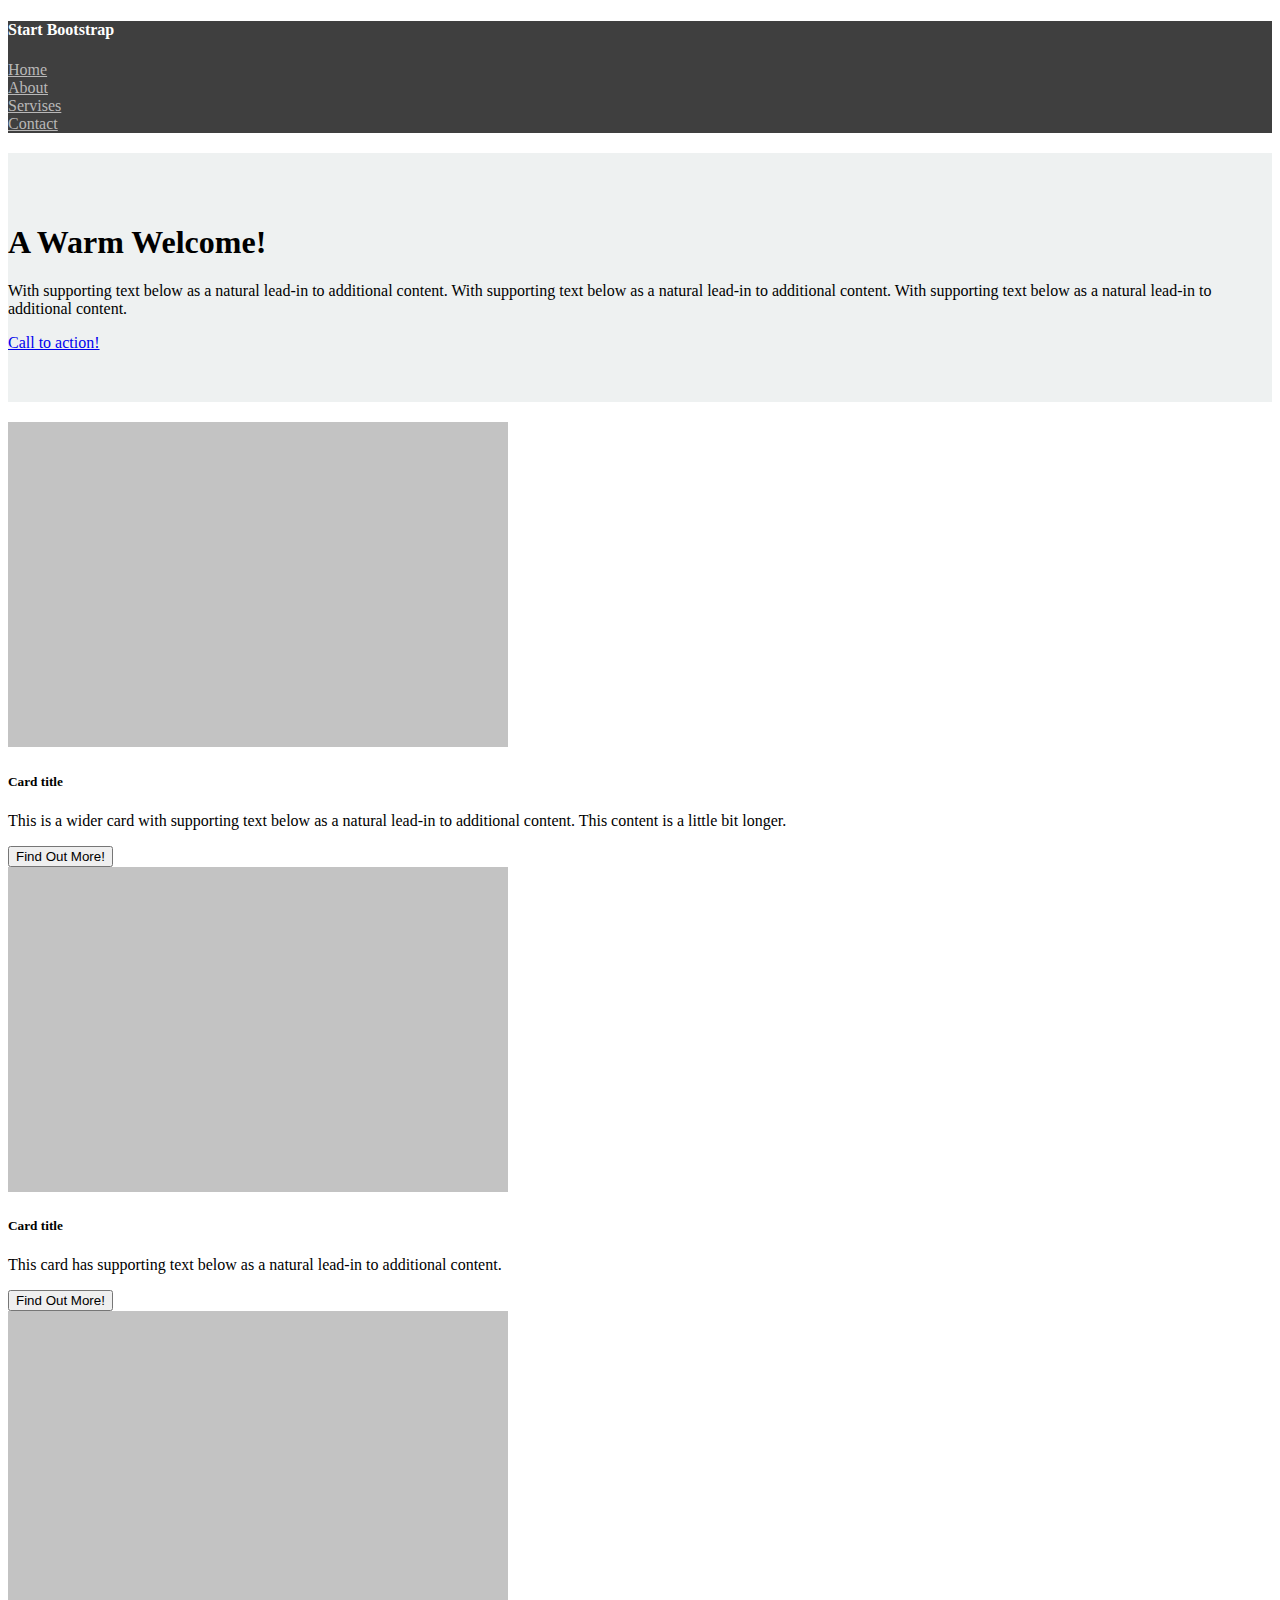
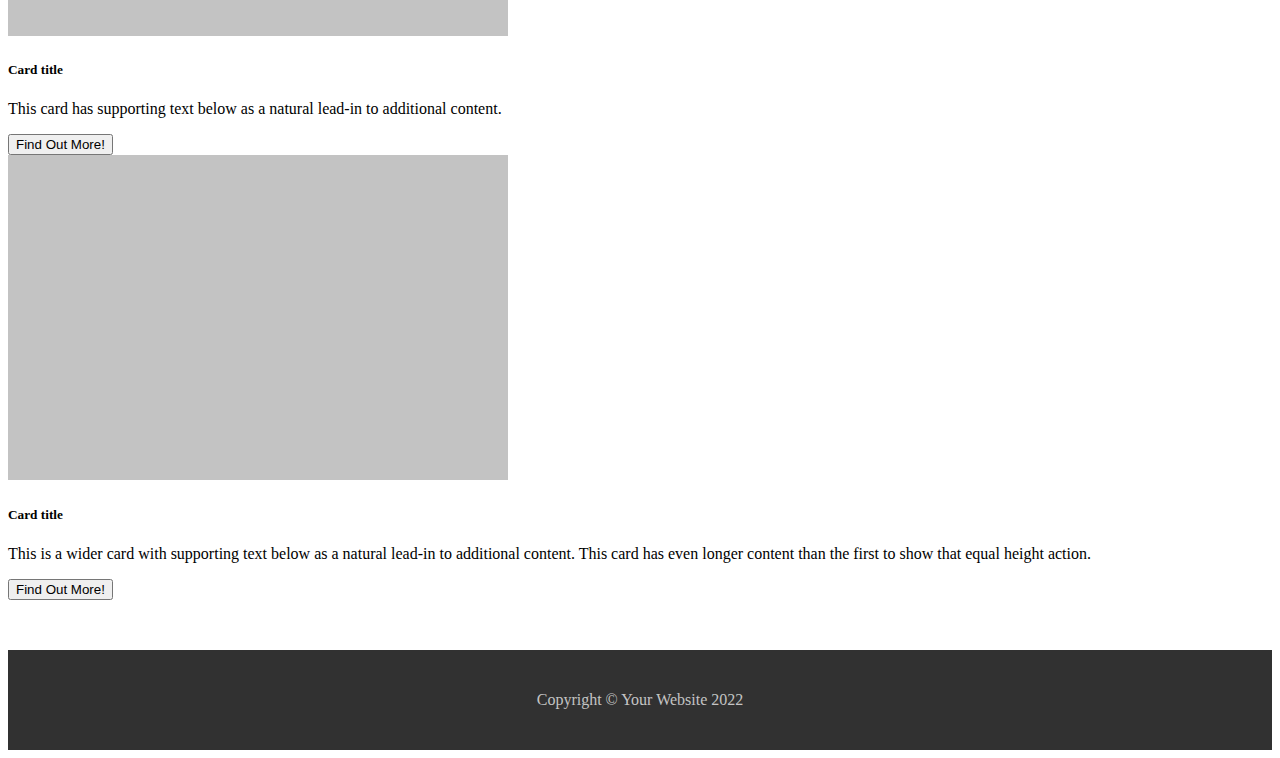
<file: week8/bootstrap/index.html>
<!DOCTYPE html>
<html lang="ru">
<head>
    <meta charset="UTF-8">
    <meta http-equiv="X-UA-Compatible" content="IE=edge">
    <meta name="viewport" content="width=device-width, initial-scale=1.0">
    <title>Document</title>
    <link rel="stylesheet" href="https://cdn.jsdelivr.net/npm/bootstrap@4.5.3/dist/css/bootstrap.min.css" integrity="sha384-TX8t27EcRE3e/ihU7zmQxVncDAy5uIKz4rEkgIXeMed4M0jlfIDPvg6uqKI2xXr2" crossorigin="anonymous">
    <style>
        header {
            background-color: rgb(63, 63, 63);
            height: auto;
        }
        .link {
            color: rgb(185, 184, 184);
        }
        .link:hover {
            color: white;
            text-decoration: none;
        } 
        #logo {
            color: white;
        }
        .main {
            background-color: rgb(238, 241, 241);
            margin: 20px 0 20px 0;
            padding: 50px 0 50px 0;
        }
        .cards {
            margin-bottom: 50px;
        }
        footer {
            display: flex;
            justify-content: center;
            align-items: center;
            height: 100px;
            background-color: rgb(49, 49, 49);
            color: rgba(255, 255, 255, 0.722);
        }
    </style>
</head>
<body>
    <header>
        <div class="container">
            <div class="row  align-items-center">
                <div class="col-4 col-lg-8" id="logo">
                    <h4>Start Bootstrap</h4>
                </div>
                <div class="col-2 col-lg-1">
                    <a href="" class="link">Home</a>
                </div>
                <div class="col-2  col-lg-1">
                    <a href="" class="link">About</a>
                </div>
                <div class="col-2  col-lg-1"> 
                    <a href="" class="link">Servises</a>
                </div>
                <div class="col-2  col-lg-1">
                    <a href="" class="link">Contact</a>
                </div>
            </div>
        </div>
    </header>
    <main>
        <div class="container">
            <div class="card main">
                <div class="card-body">
                    <h1 class="card-title">A Warm Welcome!</h1>
                    <p class="card-text">With supporting text below as a natural lead-in to additional content. With supporting text below as a natural lead-in to additional content. With supporting text below as a natural lead-in to additional content.</p>
                    <a href="#" class="btn btn-primary">Call to action!</a>
                </div>
            </div>
        </div>
    </main>
    <div class="container cards">
        <div class="row row-cols-1 row-cols-md-4 g-5">
            <div class="col">
              <div class="card h-100">
                <img src="Безымянный.png" class="card-img-top" alt="...">
                <div class="card-body">
                  <h5 class="card-title">Card title</h5>
                  <p class="card-text">This is a wider card with supporting text below as a natural lead-in to additional content. This content is a little bit longer.</p>
                </div>
                <div class="card-footer">
                    <button type="button" class="btn btn-primary">Find Out More!</button>
                </div>
              </div>
            </div>
            <div class="col">
              <div class="card h-100">
                <img src="Безымянный.png" class="card-img-top" alt="...">
                <div class="card-body">
                  <h5 class="card-title">Card title</h5>
                  <p class="card-text">This card has supporting text below as a natural lead-in to additional content.</p>
                </div>
                <div class="card-footer">
                    <button type="button" class="btn btn-primary">Find Out More!</button>
                </div>
              </div>
            </div>
            <div class="col">
                <div class="card h-100">
                  <img src="Безымянный.png" class="card-img-top" alt="...">
                  <div class="card-body">
                    <h5 class="card-title">Card title</h5>
                    <p class="card-text">This card has supporting text below as a natural lead-in to additional content.</p>
                  </div>
                  <div class="card-footer">
                      <button type="button" class="btn btn-primary">Find Out More!</button>
                  </div>
                </div>
              </div>
            <div class="col">
              <div class="card h-100">
                <img src="Безымянный.png" class="card-img-top" alt="...">
                <div class="card-body">
                  <h5 class="card-title">Card title</h5>
                  <p class="card-text">This is a wider card with supporting text below as a natural lead-in to additional content. This card has even longer content than the first to show that equal height action.</p>
                </div>
                <div class="card-footer">
                    <button type="button" class="btn btn-primary">Find Out More!</button>
                </div>
              </div>
            </div>
          </div>
    </div>
    <footer>
        <p>Copyright © Your Website 2022</p>
    </footer>
</body>
</html>
</file>
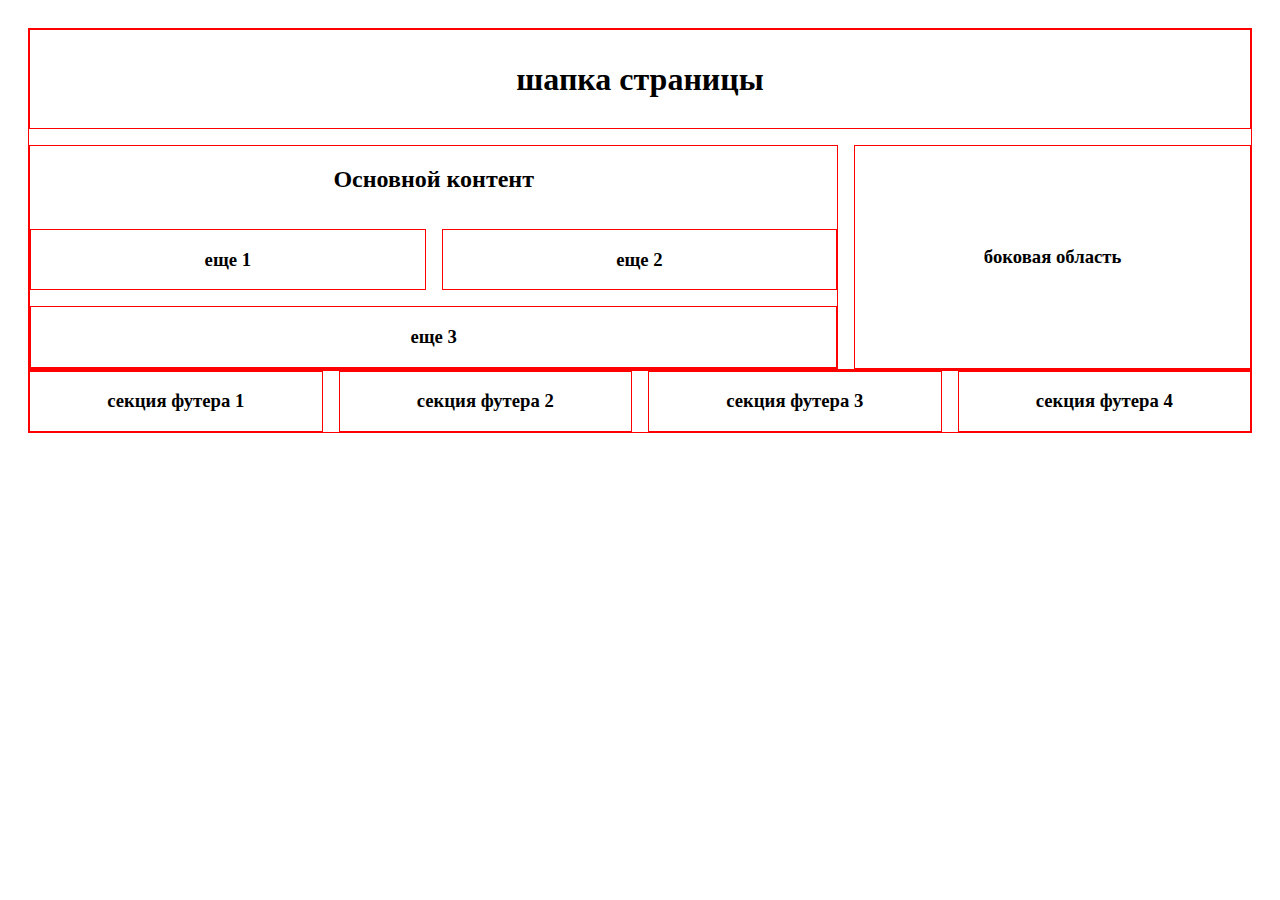
<file: src/week7/adaptive-table.html>
<!DOCTYPE html>
<html lang="ru">
<head>
    <meta charset="UTF-8">
    <meta name="viewport" content="width=device-width, initial-scale=1">
    <title>Document</title>
    <link rel="stylesheet" href="adaptive-table-style.css">
</head>
<body>
    <div class="container">
        <header class="header">
            <h1>шапка страницы</h1>
        </header>
        <main class="content">
            <h2 class="header-content">Основной контент</h2>
            <div class="content-1">
                <h3>еще 1</h3>
            </div>
            <div class="content-2">
                <h3>еще 2</h3>
            </div>
            <div class="content-3">
                <h3>еще 3</h3>
            </div>
        </main>
        <aside class="sidebar">
            <h3>боковая область</h3>
        </aside>
    </div>
    <footer class="footer">
            <div class="f-section-1">
                <h3>секция футера 1</h3>
            </div>
            <div class="f-section-2">
                <h3>секция футера 2</h3>
            </div>
            <div class="f-section-3">
                <h3>секция футера 3</h3>
            </div>
            <div class="f-section-4">
                <h3>секция футера 4</h3>
            </div>
    </footer>
</body>
</html>
</file>
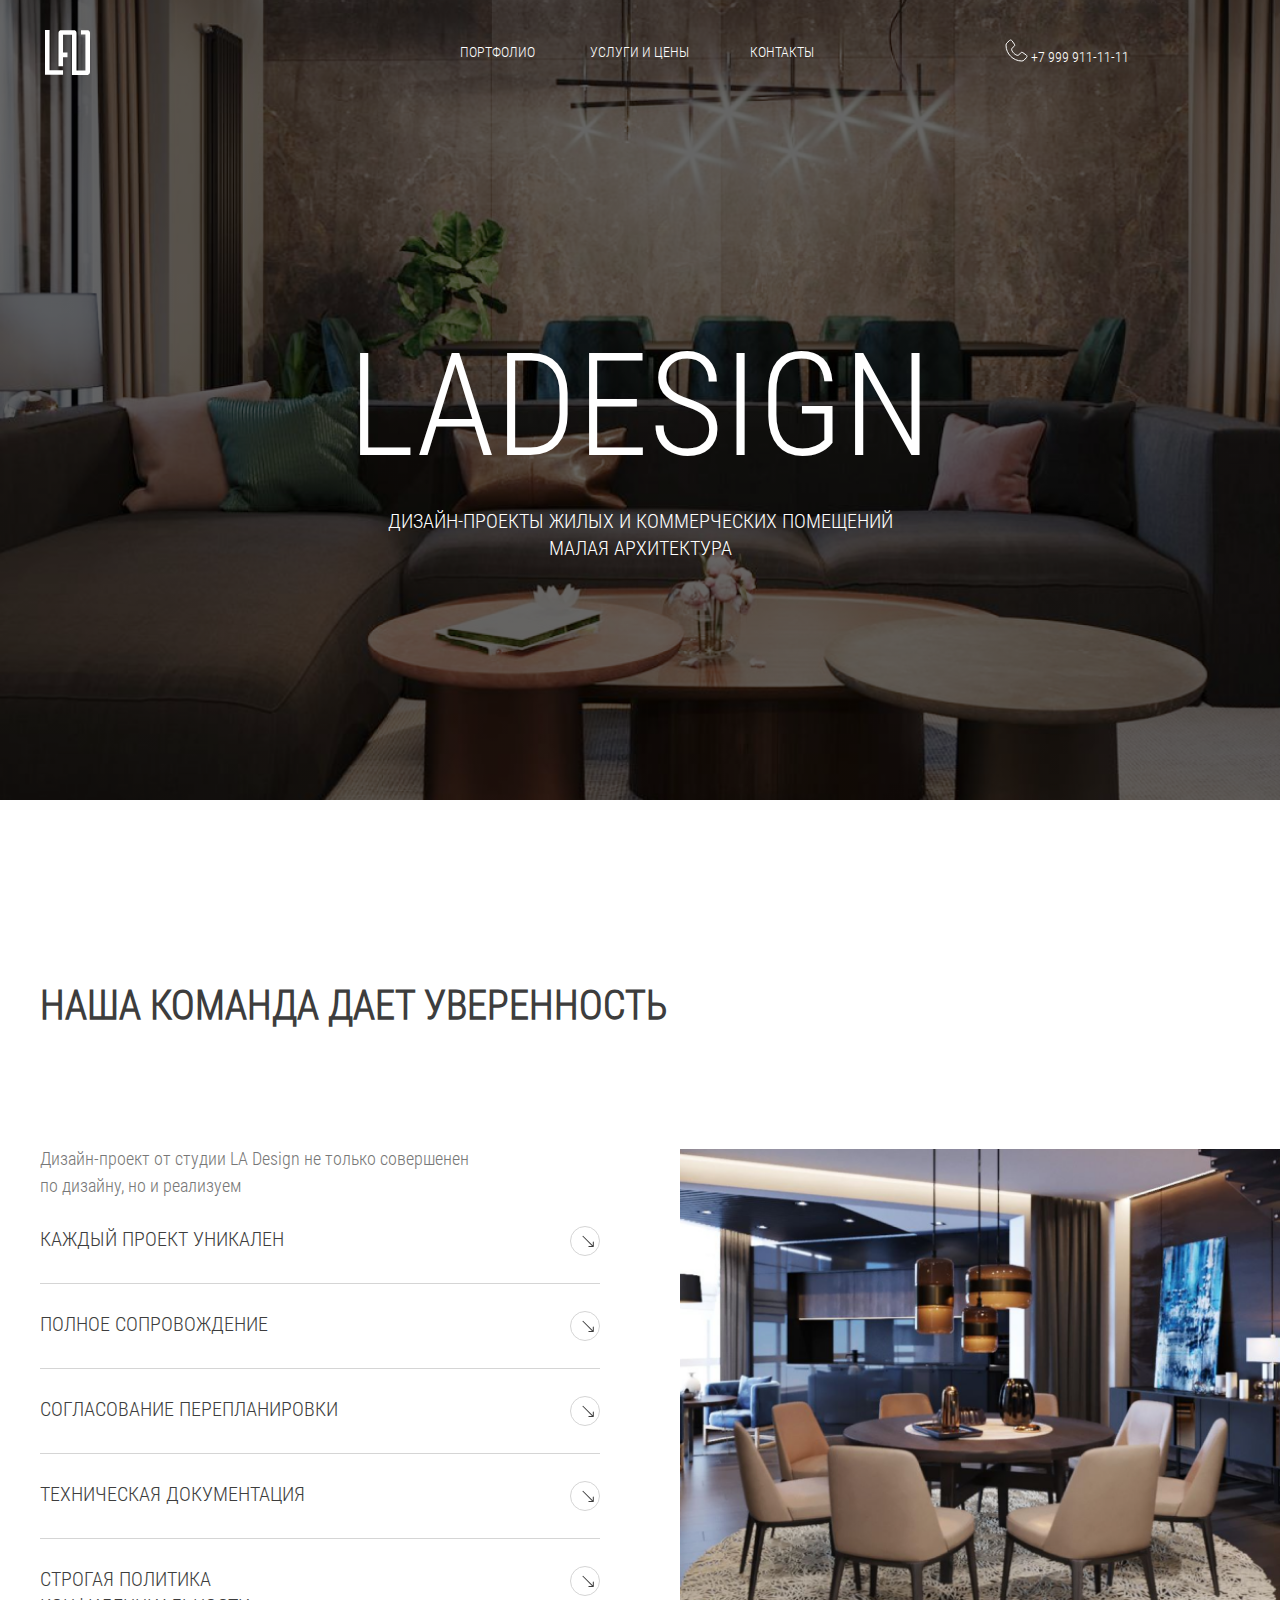
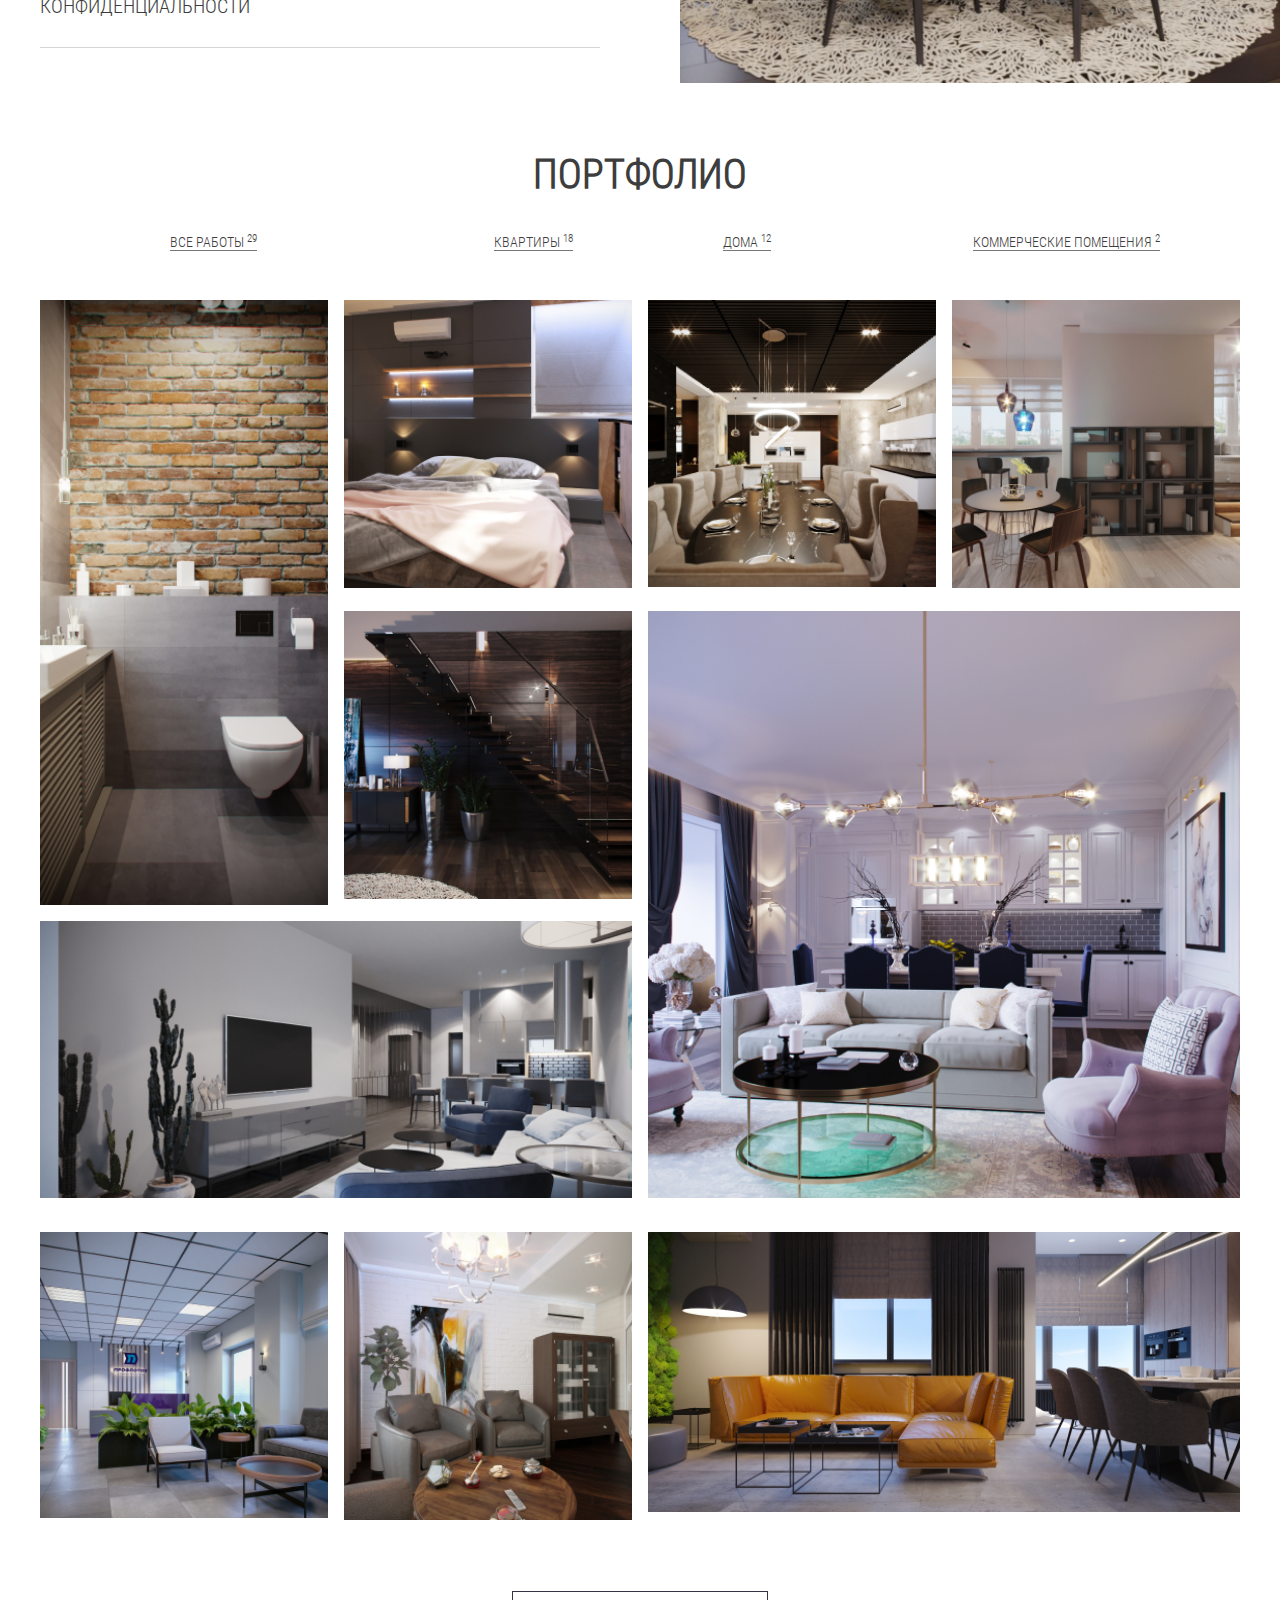
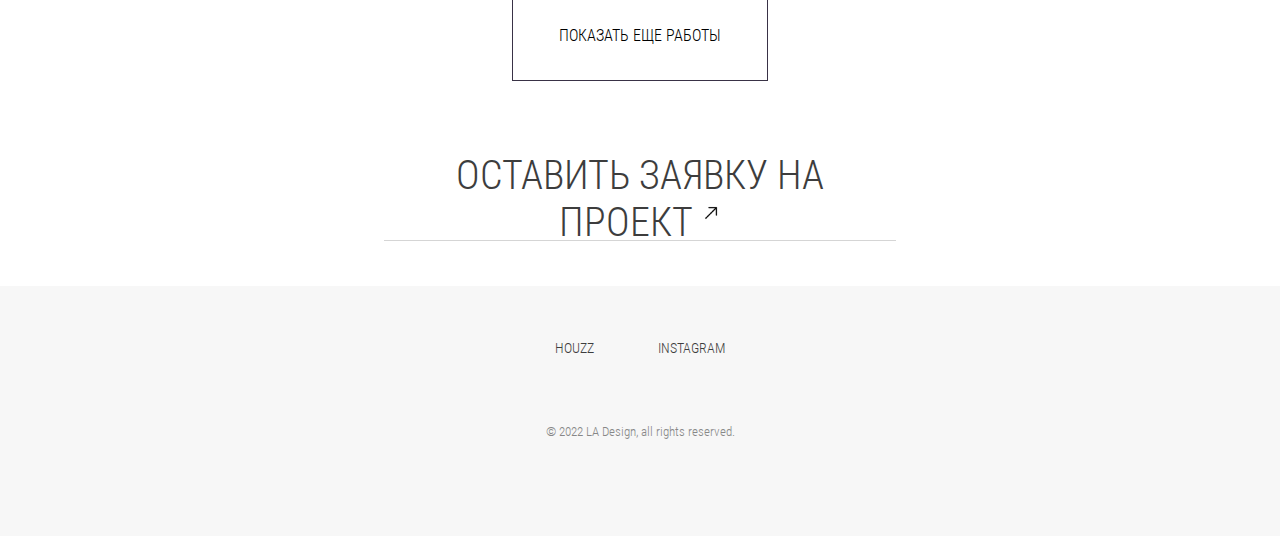
<file: src/week7/maket6-adaptive.html>
<!DOCTYPE html>
<html lang="ru">
<head>
    <meta charset="UTF-8">
    <meta name="viewport" content="width=device-width, initial-scale=1">
    <title>Document</title>
    <link rel="stylesheet" href="normalize.css">
    <link rel="stylesheet" href="maket6-adaptive.css">
</head>
<body>
    <section class="header">
        <header>
            <svg id="logo" width="45" height="45" viewBox="0 0 45 45" fill="none" xmlns="http://www.w3.org/2000/svg">
                <path d="M0 0H4.58052V40.299H18.0529V44.8658H0V0Z" fill="white"/>
                <path d="M13.4724 36.1347H18.0476V27.1339H22.4881V22.5711H18.0476V4.70103H26.9395V45H42.3079C42.3079 45 44.9991 44.8658 44.9991 41.7792V2.82089C44.9991 2.82089 45.1337 0.136887 42.0388 0.136887H35.9713V4.56549H40.4119V40.4372H31.5254V2.82089C31.5254 2.82089 31.3908 0.136887 29.1032 0.136887H15.6281C15.6281 0.136887 13.4751 0.539487 13.4751 2.82089L13.4724 36.1347Z" fill="white"/>
                </svg>       
            <a href="" class="navigation-1">Портфолио</a>
            <a href="" class="navigation-2">Услуги и цены</a>
            <a href="" class="navigation-3">Контакты</a>
            <div class="call">
                <a href="tel:+79999111111" id="tel">
                    <svg width="23" height="23" viewBox="0 0 23 23" fill="none" xmlns="http://www.w3.org/2000/svg">
                    <path d="M16.8732 22C12.4889 22 8.54617 20.1881 5.67236 17.3134C2.79854 14.4387 1 10.5076 1 6.12195C1 5.2 1.40963 4.37409 2.04968 3.81067L4.55227 1.42896C4.82749 1.16006 5.19872 1 5.60835 1C6.13959 1 6.60683 1.2689 6.88205 1.67866L9.42304 5.23201C9.60226 5.48171 9.70466 5.78902 9.70466 6.12195C9.70466 6.57652 9.49985 6.99268 9.18622 7.27439L7.15087 9.06707C6.86925 9.34878 6.63243 9.74573 6.63243 10.2195C6.62603 11.3463 7.46449 12.8957 8.78299 14.2146C10.1015 15.5335 11.6504 16.3723 12.7769 16.3659C13.2441 16.3659 13.6474 16.129 13.929 15.8473L15.7275 13.8177C16.0091 13.4976 16.4188 13.2991 16.8796 13.2991C17.2124 13.2991 17.5133 13.4015 17.7693 13.5808L21.3215 16.1226C21.7312 16.3979 22 16.8652 22 17.3966C22 17.8064 21.84 18.1777 21.5776 18.453L19.1966 20.9564C18.6205 21.5902 17.7949 22 16.8732 22Z" stroke="white" stroke-miterlimit="10"/>
                    </svg>
                    +7 999 911-11-11
                </a>
            </div>         
        </header>
        <div class="main">
            <div>
                <h1>ladesign</h1>
                <p>Дизайн-проекты жилых и коммерческих помещений<br/> Малая архитектура</p>
            </div>
        </div>
    </section>
    <main>
        <h2 id="header-main">Наша команда дает уверенность</h2>
        <div id="about">
            <p id="p-main">Дизайн-проект от студии LA Design не только совершенен <br/> по дизайну, но и реализуем</p>
            <ul>
                <li>Каждый проект уникален 
                    <button class="list">
                        <svg width="12" height="13" viewBox="0 0 12 13" fill="none" xmlns="http://www.w3.org/2000/svg">
                            <path d="M11.2989 12.1066C11.5751 12.1066 11.7989 11.8827 11.7989 11.6066L11.7989 7.1066C11.7989 6.83046 11.5751 6.6066 11.2989 6.6066C11.0228 6.6066 10.7989 6.83046 10.7989 7.1066V11.1066L6.79891 11.1066C6.52277 11.1066 6.29891 11.3305 6.29891 11.6066C6.29891 11.8827 6.52277 12.1066 6.79891 12.1066L11.2989 12.1066ZM0.338753 1.35355L10.9454 11.9602L11.6525 11.253L1.04586 0.646447L0.338753 1.35355Z" fill="#3D3D3D"/>
                            </svg>                        
                    </button>
                </li>
                <li>Полное сопровождение
                    <button class="list">
                        <svg width="12" height="13" viewBox="0 0 12 13" fill="none" xmlns="http://www.w3.org/2000/svg">
                            <path d="M11.2989 12.1066C11.5751 12.1066 11.7989 11.8827 11.7989 11.6066L11.7989 7.1066C11.7989 6.83046 11.5751 6.6066 11.2989 6.6066C11.0228 6.6066 10.7989 6.83046 10.7989 7.1066V11.1066L6.79891 11.1066C6.52277 11.1066 6.29891 11.3305 6.29891 11.6066C6.29891 11.8827 6.52277 12.1066 6.79891 12.1066L11.2989 12.1066ZM0.338753 1.35355L10.9454 11.9602L11.6525 11.253L1.04586 0.646447L0.338753 1.35355Z" fill="#3D3D3D"/>
                            </svg>                        
                    </button>
                </li>
                <li>Согласование перепланировки
                    <button class="list">
                        <svg width="12" height="13" viewBox="0 0 12 13" fill="none" xmlns="http://www.w3.org/2000/svg">
                            <path d="M11.2989 12.1066C11.5751 12.1066 11.7989 11.8827 11.7989 11.6066L11.7989 7.1066C11.7989 6.83046 11.5751 6.6066 11.2989 6.6066C11.0228 6.6066 10.7989 6.83046 10.7989 7.1066V11.1066L6.79891 11.1066C6.52277 11.1066 6.29891 11.3305 6.29891 11.6066C6.29891 11.8827 6.52277 12.1066 6.79891 12.1066L11.2989 12.1066ZM0.338753 1.35355L10.9454 11.9602L11.6525 11.253L1.04586 0.646447L0.338753 1.35355Z" fill="#3D3D3D"/>
                            </svg>                        
                    </button>
                </li>
                <li>Техническая документация
                    <button class="list">
                        <svg width="12" height="13" viewBox="0 0 12 13" fill="none" xmlns="http://www.w3.org/2000/svg">
                            <path d="M11.2989 12.1066C11.5751 12.1066 11.7989 11.8827 11.7989 11.6066L11.7989 7.1066C11.7989 6.83046 11.5751 6.6066 11.2989 6.6066C11.0228 6.6066 10.7989 6.83046 10.7989 7.1066V11.1066L6.79891 11.1066C6.52277 11.1066 6.29891 11.3305 6.29891 11.6066C6.29891 11.8827 6.52277 12.1066 6.79891 12.1066L11.2989 12.1066ZM0.338753 1.35355L10.9454 11.9602L11.6525 11.253L1.04586 0.646447L0.338753 1.35355Z" fill="#3D3D3D"/>
                            </svg>                        
                    </button>
                </li>
                <li>Строгая политика <br/> конфиденциальности
                    <button class="list">
                        <svg width="12" height="13" viewBox="0 0 12 13" fill="none" xmlns="http://www.w3.org/2000/svg">
                            <path d="M11.2989 12.1066C11.5751 12.1066 11.7989 11.8827 11.7989 11.6066L11.7989 7.1066C11.7989 6.83046 11.5751 6.6066 11.2989 6.6066C11.0228 6.6066 10.7989 6.83046 10.7989 7.1066V11.1066L6.79891 11.1066C6.52277 11.1066 6.29891 11.3305 6.29891 11.6066C6.29891 11.8827 6.52277 12.1066 6.79891 12.1066L11.2989 12.1066ZM0.338753 1.35355L10.9454 11.9602L11.6525 11.253L1.04586 0.646447L0.338753 1.35355Z" fill="#3D3D3D"/>
                            </svg>                        
                    </button>
                </li>
            </ul>
        </div>
        <div id="image">
            <img  src="pic.png" alt="Вариант дизайн-проекта" class="card">
        </div>
    </main>
    <section class="portfolio-nav">
        <h2 id="portfolio-header">Портфолио</h2>
            <a href="" class="portfolio-link-1">все работы <sup>29</sup></a>
            <a href="" class="portfolio-link-2">квартиры <sup>18</sup></a>
            <a href="" class="portfolio-link-3">дома <sup>12</sup></a>
            <a href="" class="portfolio-link-4">коммерческие помещения <sup>2</sup></a>
    </section>
    <div class="portfolio-cards">
        <img src="one-five.png" alt="Вариант дизайн-проекта" id="one-five-card" class="card">
        <img src="two.png" alt="Вариант дизайн-проекта" id="two-card" class="card">
        <img src="three.png" alt="Вариант дизайн-проекта" id="three-card" class="card">
        <img src="four.png" alt="Вариант дизайн-проекта" id="four-card" class="card">
        <img src="six.png" alt="Вариант дизайн-проекта" id="six-card" class="card">
        <img src="781112.png" alt="Вариант дизайн-проекта" id="seet-card" class="card">
        <img src="nine-ten.png" alt="Вариант дизайн-проекта" id="nine-ten-card" class="card">
        <img src="thirteen.png" alt="Вариант дизайн-проекта" id="thirteen-card" class="card">
        <img src="fourteen.png" alt="Вариант дизайн-проекта" id="fourteen-card" class="card">
        <img src="fifsix.png" alt="Вариант дизайн-проекта" id="fifsix-card" class="card"> 
    </div>
    <div id="button">
        <button id="more">показать еще работы</button>
        <button id="request">
            оставить заявку на проект
            <img id="arrow" src="up-right-arrow.png" alt="Стрелочка">
        </button>
    </div>
    <footer>
        <div class="footer-link-container">
            <a href="" class="f-link">houzz</a>
            <a href="" class="f-link">instagram</a>
        </div>
        <p>© 2022 LA Design, all rights reserved.</p>
    </footer>
</body>
</html>
</file>
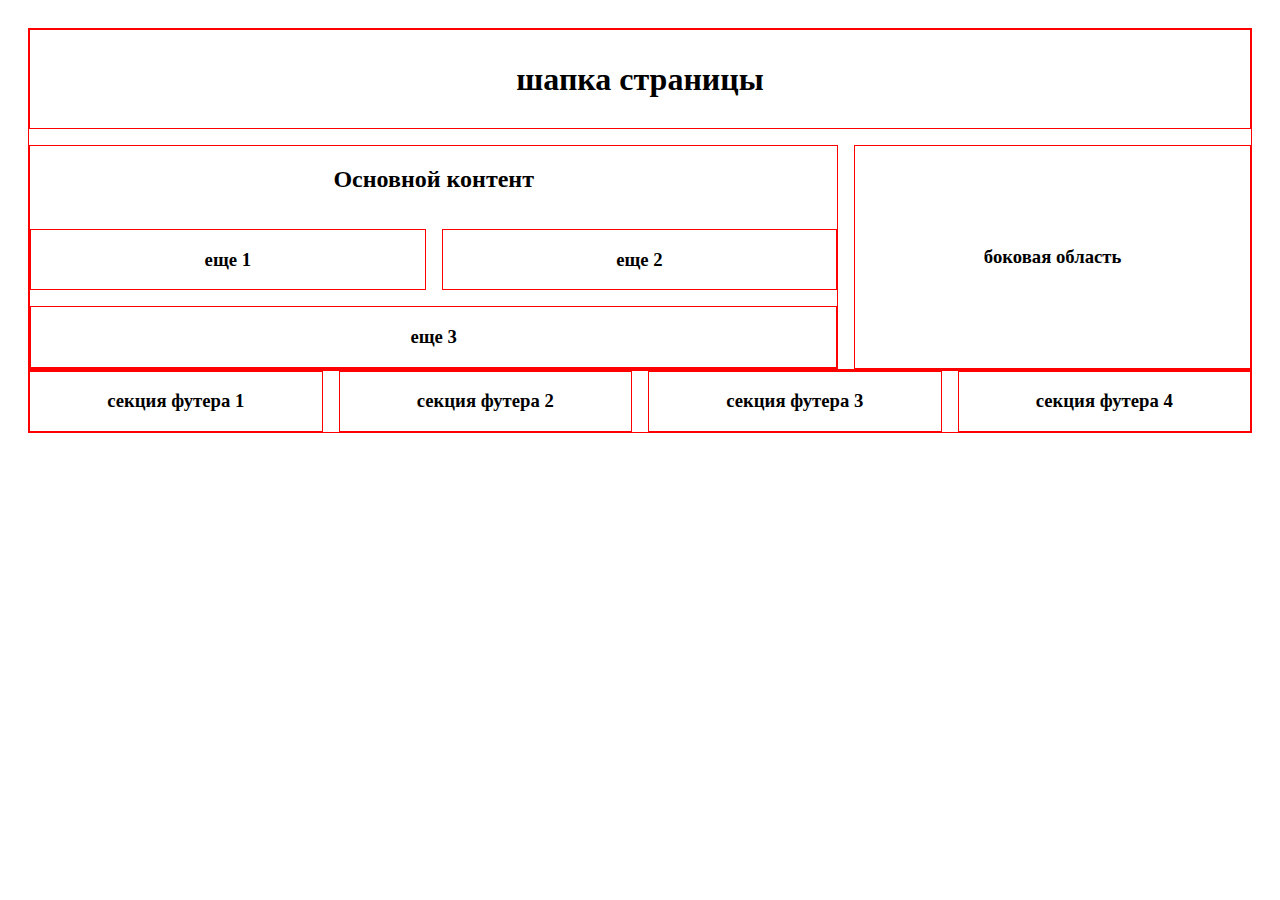
<file: src/week7/responsive-table.html>
<!DOCTYPE html>
<html lang="ru">
<head>
    <meta charset="UTF-8">
    <meta name="viewport" content="width=device-width, initial-scale=1">
    <title>Document</title>
    <link rel="stylesheet" href="responsive-table-style.css">
</head>
<body>
    <div class="container">
        <header class="header">
            <h1>шапка страницы</h1>
        </header>
        <main class="content">
            <h2 class="header-content">Основной контент</h2>
            <div class="content-1">
                <h3>еще 1</h3>
            </div>
            <div class="content-2">
                <h3>еще 2</h3>
            </div>
            <div class="content-3">
                <h3>еще 3</h3>
            </div>
        </main>
        <aside class="sidebar">
            <h3>боковая область</h3>
        </aside>
    </div>
    <footer class="footer">
            <div class="f-section-1">
                <h3>секция футера 1</h3>
            </div>
            <div class="f-section-2">
                <h3>секция футера 2</h3>
            </div>
            <div class="f-section-3">
                <h3>секция футера 3</h3>
            </div>
            <div class="f-section-4">
                <h3>секция футера 4</h3>
            </div>
    </footer>
</body>
</html>
</file>
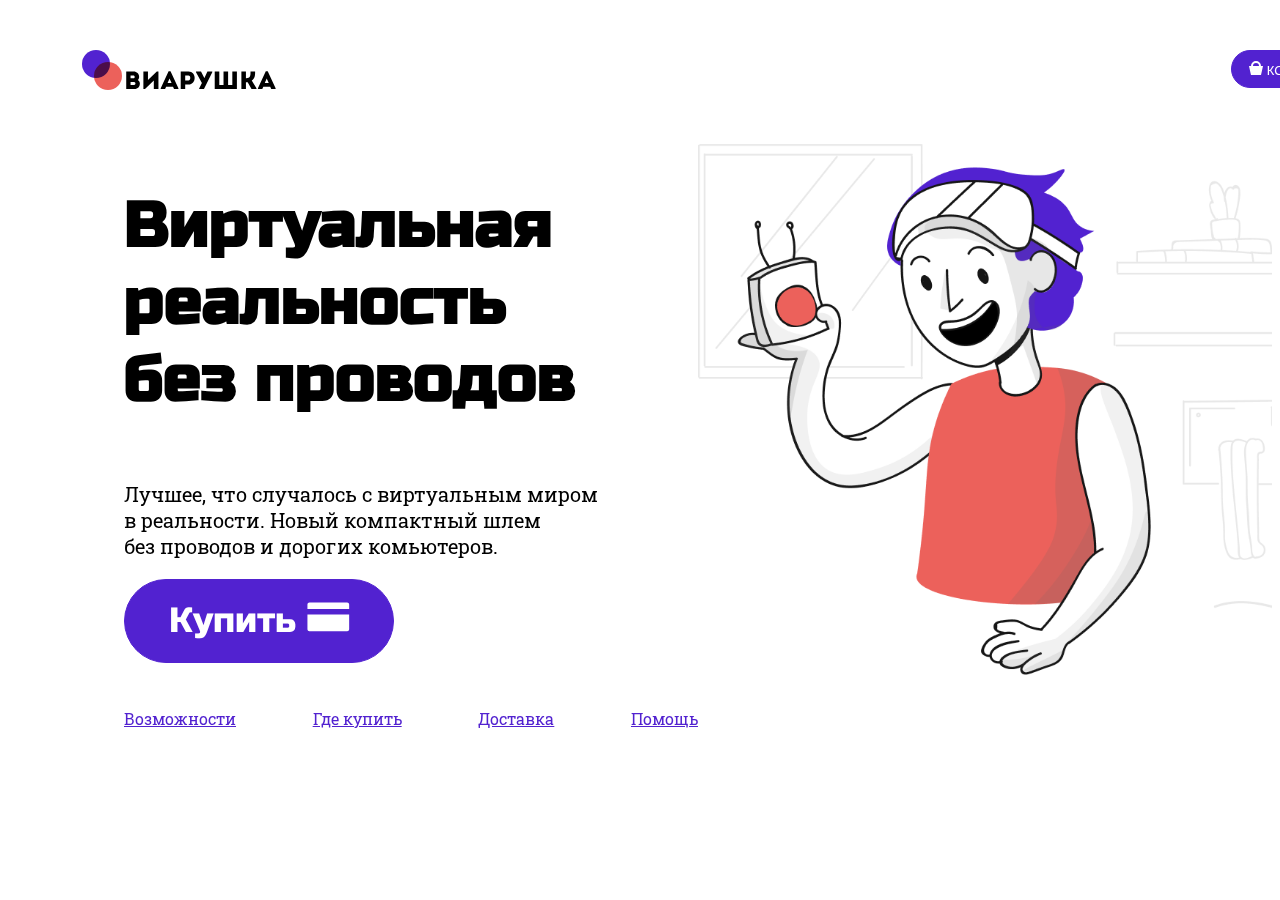
<file: week8/VR_Colors/vr_colors.html>
<!DOCTYPE html>
<html lang="ru">
<head>
    <meta charset="UTF-8">
    <meta http-equiv="X-UA-Compatible" content="IE=edge">
    <meta name="viewport" content="width=device-width, initial-scale=1.0">
    <title>VR Colors</title>
    <link rel="stylesheet" href="https://cdn.jsdelivr.net/npm/bootstrap@4.5.3/dist/css/bootstrap.min.css" integrity="sha384-TX8t27EcRE3e/ihU7zmQxVncDAy5uIKz4rEkgIXeMed4M0jlfIDPvg6uqKI2xXr2" crossorigin="anonymous">
    <link rel="preconnect" href="https://fonts.googleapis.com">
    <link rel="preconnect" href="https://fonts.gstatic.com" crossorigin>
    <link href="https://fonts.googleapis.com/css2?family=Roboto+Slab:wght@300&display=swap" rel="stylesheet">
    <link rel="preconnect" href="https://fonts.googleapis.com">
    <link rel="preconnect" href="https://fonts.gstatic.com" crossorigin>
    <link href="https://fonts.googleapis.com/css2?family=Russo+One&display=swap" rel="stylesheet">
    <link rel="stylesheet" href="vr_colors.css">
</head>
<body>
    <header  class="header__layout">
            <div class="logo__header-logo">
                <svg width="40" height="40" viewBox="0 0 40 40" fill="none" xmlns="http://www.w3.org/2000/svg">
                    <circle cx="26" cy="26" r="14" fill="#EC615B"/>
                    <g style="mix-blend-mode:multiply">
                    <circle cx="14" cy="14" r="14" fill="#5222D0"/>
                    </g>
                    </svg>
                <svg width="150" height="19" viewBox="0 0 150 19" fill="none" xmlns="http://www.w3.org/2000/svg">
                    <path d="M13.15 5.87503C13.15 2.85003 10.725 0.500025 7.69998 0.500025H0.224976V18H8.42498C12 18 13.85 15.525 13.875 12.475C13.875 10.925 13.2 9.62503 11.775 8.90003C12.625 8.20003 13.15 6.92503 13.15 5.87503ZM8.09998 11.05C9.89998 11.05 9.92498 14.025 8.12498 14.025H4.54998V11.05H8.09998ZM7.34998 4.50003C9.14998 4.50003 9.14998 7.32503 7.37498 7.32503H4.54998V4.50003H7.34998Z" fill="black"/>
                    <path d="M27.8136 9.40003V18C29.3636 18 30.9136 18 32.4386 18V0.425025H30.8136L21.9636 9.07503V0.500025C20.4386 0.500025 18.9136 0.500025 17.3886 0.500025V18.025H18.9886L27.8136 9.40003Z" fill="black"/>
                    <path d="M48.0443 18H52.4193V17.35L44.5193 0.275024H42.5943L34.7193 17.35V18H39.0943L40.1193 15.8H47.0193L48.0443 18ZM45.5693 11.975H41.5693L43.5443 7.37503L45.5693 11.975Z" fill="black"/>
                    <path d="M59.1922 18V13.525H62.4172C70.7922 13.525 70.7922 0.525024 62.4172 0.500025C59.8422 0.500025 57.2422 0.500025 54.7172 0.500025C54.7172 6.35003 54.7172 12.175 54.7172 18C56.1922 18 57.6922 18 59.1922 18ZM62.3922 9.50003H59.1922C59.1922 8.07503 59.1922 5.92503 59.1922 4.50003C60.2172 4.50003 61.3422 4.47503 62.3922 4.50003C64.9922 4.52502 64.8422 9.50003 62.3922 9.50003Z" fill="black"/>
                    <path d="M73.1506 18H77.9756L86.2756 1.17502V0.500025H81.4256L78.4256 6.95002H78.3006L75.0006 0.500025H70.0006V1.17502L75.9006 11.875L73.1506 17.525V18Z" fill="black"/>
                    <path d="M88.7265 18H110.902V0.500025H106.327V13.875H102.102V0.500025H97.5265V13.875H93.3015V0.500025H88.7265V18Z" fill="black"/>
                    <path d="M119.937 18V11.325C120.512 11.325 121.062 11.325 121.662 11.225L125.512 18H130.487V17.3L125.737 9.60003C129.212 7.37503 129.112 4.07502 129.112 0.500025C127.562 0.500025 126.037 0.500025 124.512 0.500025C124.512 3.77503 124.737 7.12502 120.262 7.12502H119.937V0.500025C118.387 0.500025 116.887 0.500025 115.387 0.500025V18C116.887 18 118.387 18 119.937 18Z" fill="black"/>
                    <path d="M145.237 18H149.612V17.35L141.712 0.275024H139.787L131.912 17.35V18H136.287L137.312 15.8H144.212L145.237 18ZM142.762 11.975H138.762L140.737 7.37503L142.762 11.975Z" fill="black"/>
                    </svg>
            </div>
            <button class="button__header-button">
                <svg width="14" height="14" viewBox="0 0 14 14" fill="none" xmlns="http://www.w3.org/2000/svg">
                    <circle cx="7" cy="5" r="4" stroke="white" stroke-width="2"/>
                    <path d="M2.60163 13.25L0.934962 5.75H13.065L11.3984 13.25H2.60163Z" fill="white" stroke="white" stroke-width="1.5"/>
                    </svg>
                Корзина
            </button>                    
    </header>
    <main class="main">
        <div class="main__content">
            <h1 class="main__content-header">Виртуальная <br/> реальность <br/> без проводов</h1>
            <p class="main__content-parag">Лучшее, что случалось с виртуальным миром <br/> в реальности. Новый компактный шлем <br/> без проводов и дорогих комьютеров.</p>
        </div>
        <div class="main__button">
            <button class="main__button-button">
                Купить
                <svg width="43" height="30" viewBox="0 0 43 30" fill="none" xmlns="http://www.w3.org/2000/svg">
                    <path fill-rule="evenodd" clip-rule="evenodd" d="M2.4375 0.5625C1.33293 0.5625 0.4375 1.45793 0.4375 2.5625V27.306C0.4375 28.4105 1.33293 29.306 2.4375 29.306H40.1619C41.2664 29.306 42.1619 28.4105 42.1619 27.306V12.6162H0.437541V7.05295H42.1619V2.5625C42.1619 1.45793 41.2664 0.5625 40.1619 0.5625H2.4375Z" fill="white"/>
                    </svg>
            </button>
        </div>
        <div class="main__image">
            <img src="pic.png" alt="" class="main__image-image">
        </div>
        <nav class="menu">
            <a href="possibility.html" class="menu__list">Возможности</a>
            <a href="" class="menu__list">Где купить</a>
            <a href="" class="menu__list">Доставка</a>
            <a href="" class="menu__list">Помощь</a>
        </nav>
    </main>
</body>
</html>
</file>
<file: src/week7/adaptive-table-style.css>
body {
    padding: 20px;
}
.container {
    display: grid;
    grid-template-areas: 
        'header header header'
        'content content sidebar'
        'content content sidebar'
        'content content sidebar';
    grid-template-columns: repeat(3, 1fr);
    grid-template-rows: 100px repeat(3, 1fr);
    border: red 1px solid;
    gap: 1rem;
}
.header {
    grid-area: header;
    border: red 1px solid;
    display: grid;
    align-items: center;
    justify-items: center;
}
.content{
    grid-area: content;
    display: grid;
    grid-template-areas: 
    'header-content header-content'
    'content-1 content-2'
    'content-3 content-3';
    gap: 1rem;
    border: red 1px solid;
}
.header-content {
    grid-area: header-content;
    display: grid;
    align-items: center;
    justify-items: center;
}
.content-1 {
    grid-area: content-1;
    border: red 1px solid;
    display: grid;
    align-items: center;
    justify-items: center;
}
.content-2 {
    grid-area: content-2;
    border: red 1px solid;
    display: grid;
    align-items: center;
    justify-items: center;
}
.content-3 {
    grid-area: content-3;
    border: red 1px solid;
    display: grid;
    align-items: center;
    justify-items: center;
}
.sidebar {
    grid-area: sidebar;
    border: red 1px solid;
    display: grid;
    align-items: center;
    justify-items: center;
}
.footer {
    display: grid;
    grid-template-areas: 
        'f-section-1 f-section-2 f-section-3 f-section-4';
    grid-template-columns: repeat(4 1fr);
    grid-template-rows: 1fr;
    gap: 1rem;
    border: red 1px solid;
    justify-items: stretch;
}
.f-section-1 {
    grid-area: f-section-1;
    border: red 1px solid;
    display: grid;
    align-items: center;
    justify-items: center;
}
.f-section-2 {
    grid-area: f-section-2;
    border: red 1px solid;
    display: grid;
    align-items: center;
    justify-items: center;
}
.f-section-3 {
    grid-area: f-section-3;
    border: red 1px solid;
    display: grid;
    align-items: center;
    justify-items: center;
}
.f-section-4 {
    grid-area: f-section-4;
    border: red 1px solid;
    display: grid;
    align-items: center;
    justify-items: center;
}
@media screen and (max-width: 767px) {
    body {
        font-size: 0.6em;
        padding: 20px;
    }
    .container{
       display: grid;
        grid-template-areas: 
            'header'
            'content'
            'sidebar';
        grid-template-columns: 1fr;
        grid-template-rows: 100px 1fr 100px;
    }
    .footer{
        visibility: hidden;
    }  
    .content{
        grid-template-areas: 
        'header-content'
        'content-1' 
        'content-2'
        'content-3';
    }
}
@media screen and (min-width: 768px) and (max-width: 1023px) {
    .container{
        grid-template-areas: 
        'header'
        'content'
        'sidebar';
        grid-template-columns: 1fr;
        grid-template-rows: 100px 2fr 1fr;
    }
    .footer {
        visibility: hidden;
    }
}
</file>
<file: src/week7/maket6-adaptive.css>
@font-face {
    font-family: robotocondensed-light;
    src: url(RobotoCondensed-Light.ttf);
    font-weight: normal;
}
body {
    font-family: 'robotocondensed-light';
}
.header {
    display: grid;
    grid-template-areas: 
        'header'
        'main';
    grid-template-rows: 105px 695px;
    grid-template-columns: 1fr;
    height: 800px;
    margin: 0;
    padding: 0;
    background-image: 
      linear-gradient(to right, rgba(0, 0, 0, .6), rgba(0, 0, 0, .6)),
      url(picture.png);
    background-repeat: no-repeat;
    background-size: cover;
    text-transform: uppercase;
    color: white;
}
header {
    display: grid;
    grid-template-areas: 
        'logo navigation-1 navigation-2 navigation-3 call';
    grid-template-columns: 3fr 1fr 1fr 1fr 3fr;
    grid-template-rows: 105px;
    align-items: center;
    justify-items: center;
    grid-area: header;
    width: 100%;
    height: 105px;
    font-weight: normal;
    font-size: 14px;
}
#logo {
    grid-area: logo;
    justify-self: self-start;
    padding-left: 45px;
}
.navigation-1 {
    grid-area: navigation-1;
    display: grid;
    justify-items: center;
    align-items: center;
    color: white;
    text-decoration: none;
}
.navigation-2 {
    grid-area: navigation-2;
    display: grid;
    justify-items: center;
    align-items: center;
    color: white;
    text-decoration: none;
}
.navigation-3 {
    grid-area: navigation-3;
    height: 105px;
    display: grid;
    justify-items: center;
    align-items: center;
    color: white;
    text-decoration: none;
}
.call {
    grid-area: call;
    display: grid;
    justify-items: center;
    align-items: center;
}
#tel {
    text-decoration: none;
    color: white;
}
.main {
    grid-area: main;
    display: grid;
    justify-items: center;
    align-items: center;
    text-align: center;
}
h1 {
    font-size: 9em;
    font-weight: 300;
    line-height: 164px;
}
.main p {
    font-size: 20px;
    font-weight: 300;
    color: white;
    line-height: 27px;
}
#p-main {
    font-size: 18px;
    color: #777;
    line-height: 150%;
    padding-left: 40px;
}
li {
    display: grid;
    grid-auto-flow: column;
    justify-items: start;
    border-bottom: #d5d5d5 1px solid; 
    margin-top: 27px;
    padding-bottom: 27px;
    list-style-type: none;
    text-transform: uppercase;
    font-size: 20px;
    line-height: 27px;
    color: #3D3D3D;
}
.list {
    justify-self: end;
    width: 30px;
    height: 30px;
    border: #d5d5d5 solid 1px;
    border-radius: 15px;
    background-color: white;
    padding-right: 0;
    margin-right: 0;
}
.list:hover {
    cursor: pointer;
}
main {
    display: grid;
    grid-template-areas: 
        'header-main header-main'
        'about image';
    grid-template-rows: 97px 578px;
    grid-template-columns: 1fr 1fr;
    gap: 5rem;
    width: 100%;
    height: 625px;
    padding-top: 150px;
    padding-bottom: 150px;
}
#about {
    grid-area: about;
}
#image {
    grid-area: image;
    display: grid;
    align-items: center;
    justify-items: center;
    /*margin-right: 50px;*/
    max-width: 100%;
}
#header-main {
    grid-area: header-main;
    padding-left: 40px;
    text-transform: uppercase;
    font-size: 40px;
    color: #3D3D3D;
}
.portfolio-nav{
    display: grid;
    grid-template-areas: 
        'portfolio-header portfolio-header portfolio-header portfolio-header'
        'portfolio-link-1 portfolio-link-2 portfolio-link-3 portfolio-link-4';
    grid-template-columns: 2fr 1fr 1fr 2fr;
    grid-template-rows: 100px 35px;
    align-items: center;
    justify-items: center;
    width: 100%;
    height: 135px;
    color: #3D3D3D;
}
.portfolio-link-1 {
    grid-area: portfolio-link-1;
    border-bottom: 1px #777 solid;
    text-transform: uppercase;
    text-decoration: none;
    color: #3D3D3D;
    font-size: 14px;
}
.portfolio-link-2 {
    grid-area: portfolio-link-2;
    border-bottom: 1px #777 solid;
    text-transform: uppercase;
    text-decoration: none;
    color: #3D3D3D;
    font-size: 14px;
}
.portfolio-link-3 {
    grid-area: portfolio-link-3;
    border-bottom: 1px #777 solid;
    text-transform: uppercase;
    text-decoration: none;
    color: #3D3D3D;
    font-size: 14px;
}
.portfolio-link-4 {
    grid-area: portfolio-link-4;
    border-bottom: 1px #777 solid;
    text-transform: uppercase;
    text-decoration: none;
    color: #3D3D3D;
    font-size: 14px;
}
#portfolio-header {
    grid-area: portfolio-header;
    text-transform: uppercase;
    font-size: 40px;
    color: #3D3D3D;
}
.portfolio-cards {
    display: grid;
    grid-template-areas: 
        'one-five-card two-card three-card four-card'
        'one-five-card six-card seet-card seet-card'
        'nine-ten-card nine-ten-card seet-card seet-card'
        'thirteen-card fourteen-card fifsix-card fifsix-card';
    grid-template-rows: repeat(4, 1fr);
    grid-template-columns: repeat(4, 1fr);
    gap: 1rem;
    padding: 40px;
}
#one-five-card{
    grid-area: one-five-card;
}
#two-card{
    grid-area: two-card;
}
#three-card{
    grid-area: three-card;
}
#four-card{
    grid-area: four-card;
}
#six-card{
    grid-area: six-card;
}
#seet-card{
    grid-area: seet-card;
}
#thirteen-card{
    grid-area: thirteen-card;
}
#fourteen-card{
    grid-area: fourteen-card;
}
#nine-ten-card{
    grid-area: nine-ten-card;
}
#fifsix-card{
    grid-area: fifsix-card;
}
.card {
    width: 100%;
    height: auto;
}
#button {
    display: grid;
    grid-template-areas: 
        'more'
        'request';
    grid-template-columns: 1fr;
    grid-template-rows: 140px 180px;
    align-items: center;
    justify-items: center;
    width: 100%;
}
#more {
    grid-area: more;
    border: #393246 1px solid;
    background-color: white;
    width: 20vw;
    height: 10vh;
    text-transform: uppercase;
    font-family: robotocondensed-light;
    font-size: 1em;
    line-height: 16px;
}
#request {
    grid-area: request;
    width: 40vw;
    height: 10vh;
    border-top: none;
    border-left: none;
    border-right: none;
    border-bottom: 1px solid #D5D5D5;
    background-color: white;
    text-transform: uppercase;
    font-size: 40px;
    line-height: 47px;
    color: #3D3D3D;
}
button:hover{
    cursor: pointer;
}
#arrow {
    height: 20px;
    width: 20px;
    margin-bottom: 13px;
}
footer {
    display: grid;
    grid-template-areas: 
        'footer-link'
        'footer-p';
        grid-template-columns: 1fr;
        grid-template-rows: 1fr 1fr;
    align-items: center;
    justify-items: center;    
    width: 100%;
    height: 250px;
    background-color: #f7f7f7;
}
.footer-link-container{
    grid-area: footer-link;
}
p {
    grid-area: footer-p;
    align-self: start;
    font-size: 13px;
    line-height: 15px;
    color: #878787;
}
.f-link {
    align-self: end;
    margin: 30px;
    text-decoration: none;
    color: #3d3d3d;
    font-size: 14px;
    line-height: 16px;
    text-transform: uppercase;
}
@media screen and (max-width: 767px) {
    body {
        font-size: 0.7em;
    }
    .header{
        width: 100%;
        background-size: cover;
        background-image: 
        linear-gradient(to right, rgba(0, 0, 0, .6), rgba(0, 0, 0, .6)),
        url(picture768.png);
        height: 600px;
    }
    .portfolio-cards {
        display: grid;
        grid-template-areas: 
            'one-five-card two-card'
            'one-five-card three-card'
            'four-card six-card'
            'nine-ten-card nine-ten-card'
            'seet-card seet-card'
            'seet-card seet-card'
            'thirteen-card fourteen-card'
            'fifsix-card fifsix-card';
        grid-template-rows: repeat(8, 1fr);
        grid-template-columns: repeat(2, 1fr);
        gap: 1rem;
        padding: 5px;
    }
    .main {
        height: 495px;
    }
    .navigation-1 {
        display: none;
    }
    .navigation-2 {
        display: none;
    }
    .navigation-3 {
        display: none;
    }
    main {
        grid-template-areas:
        'header-main'
        'about'
        'image';
        grid-template-rows: 45px 508px 528px;
        grid-template-columns: 1fr;
        clear: both;
    }
    .portfolio-nav {
        margin-top: 570px;
    }
    #image {
        padding-left: 45px;
        padding-right: 45px;
    }
    ul {
        margin-right: 45px;
    }
    .portfolio-cards {
        margin: 0 45px 0 45px;
    }
    #more {
        width: 290px;
        height: 60px;
        font-size: 14px;
    }
    #request {
        width: 589px;
        height: 47px;
    }
}
</file>
<file: src/week7/responsive-table-style.css>
@media screen and (max-width: 767px) {
    .footer{
        visibility: hidden;
    }
    body {
        font-size: 0.6em;
        padding: 20px;
    }
    .container {
        width: 100%;
    }
}
body {
    padding: 20px;
}
.container {
    display: grid;
    grid-template-areas: 
        'header header header'
        'content content sidebar'
        'content content sidebar'
        'content content sidebar';
    grid-template-columns: repeat(3, 1fr);
    grid-template-rows: 100px repeat(3, 1fr);
    border: red 1px solid;
    gap: 1rem;
}
.header {
    grid-area: header;
    border: red 1px solid;
    display: grid;
    align-items: center;
    justify-items: center;
}
.content{
    grid-area: content;
    display: grid;
    grid-template-areas: 
    'header-content header-content'
    'content-1 content-2'
    'content-3 content-3';
    gap: 1rem;border: red 1px solid;
}
.header-content {
    grid-area: header-content;
    display: grid;
    align-items: center;
    justify-items: center;
}
.content-1 {
    grid-area: content-1;
    border: red 1px solid;
    display: grid;
    align-items: center;
    justify-items: center;
}
.content-2 {
    grid-area: content-2;
    border: red 1px solid;
    display: grid;
    align-items: center;
    justify-items: center;
}
.content-3 {
    grid-area: content-3;
    border: red 1px solid;
    display: grid;
    align-items: center;
    justify-items: center;
}
.sidebar {
    grid-area: sidebar;
    border: red 1px solid;
    display: grid;
    align-items: center;
    justify-items: center;
}
.footer {
    display: grid;
    grid-template-areas: 
        'f-section-1 f-section-2 f-section-3 f-section-4';
    grid-template-columns: repeat(4 1fr);
    grid-template-rows: 1fr;
    gap: 1rem;
    border: red 1px solid;
    justify-items: stretch;
}
.f-section-1 {
    grid-area: f-section-1;
    border: red 1px solid;
    display: grid;
    align-items: center;
    justify-items: center;
}
.f-section-2 {
    grid-area: f-section-2;
    border: red 1px solid;
    display: grid;
    align-items: center;
    justify-items: center;
}
.f-section-3 {
    grid-area: f-section-3;
    border: red 1px solid;
    display: grid;
    align-items: center;
    justify-items: center;
}
.f-section-4 {
    grid-area: f-section-4;
    border: red 1px solid;
    display: grid;
    align-items: center;
    justify-items: center;
}
</file>
<file: week8/VR_Colors/vr_colors.css>
body {
    font-size: 16px;
}
.header__layout{
    display: flex;
    justify-content: space-between;
    padding: 0 76px 0 74px;
    margin-top: 50px;
    width: 100%;
}
.button__header-button{
    background-color: #5222D0;
    border-radius: 100px;
    border: #5222D0 1px solid;
    width: 115px;
    height: 38px;
    color: white;
    text-transform: uppercase;
    font-size: 13px;
}
main {
    display: grid;
    grid-template-areas: 
        'main__content main__image'
        'main__button main__image'
        'navigation  main__image';
    grid-template-rows: 1fr 100px 100px;
    grid-template-columns: 1fr 1fr;
    padding-left: 116px;
    margin-top: 50px;
}
.main__content {
    grid-area: main__content;
    display: grid;
}
.main__image {
    grid-area: main__image;
}
h1 {
    font-family: 'Russo One', sans-serif;
    align-self: end;
    font-size: 64px;
}
p {
    align-self: start;
    font-family: 'Roboto Slab', serif;
    font-size: 20px;
}
.main__button-button {
    background-color: #5222D0;
    border: #5222D0 1px solid;
    border-radius: 100px;
    width: 270px;
    height: 84px;
    color: white;
    font-family: 'Russo one', sans-serif;
    font-size: 35px;
}
.main__button{
    grid-area: main__button;
}
img {
    max-width: 100%;
    height: auto;
}
nav {
    grid-area: navigation;
    display: flex;
    justify-content: space-between;
    align-items: end;
    margin-bottom: 50px;
}
a {
    font-family: 'Roboto Slab', serif;
    font-size: 1em;
    color: #5222D0;
}
@media screen and (max-width: 767px) {
    body {
        padding: 5px;
        font-size: 16px;
    }
    .header__layout{
        padding: 10px 20px 0 20px;
    }
    main{
        grid-template-areas: 
            'main__image'
            'main__content'
            'main__button'
            'navigation';
        grid-template-rows: 1fr 1fr 100px;
        grid-template-columns: 1fr;
        align-items: center;
        justify-items: center;
        padding: 0;
    }
    h1 {
        font-size: 3em;
    }
    p {
        font-size: 1em;
    }
    nav{
        justify-content: space-around;
        width: 100%;
        margin: 20px;
        font-size: 0.8em;
    }
    .main__button {
        display: flex;
        justify-content: center;
    }
}
</file>
